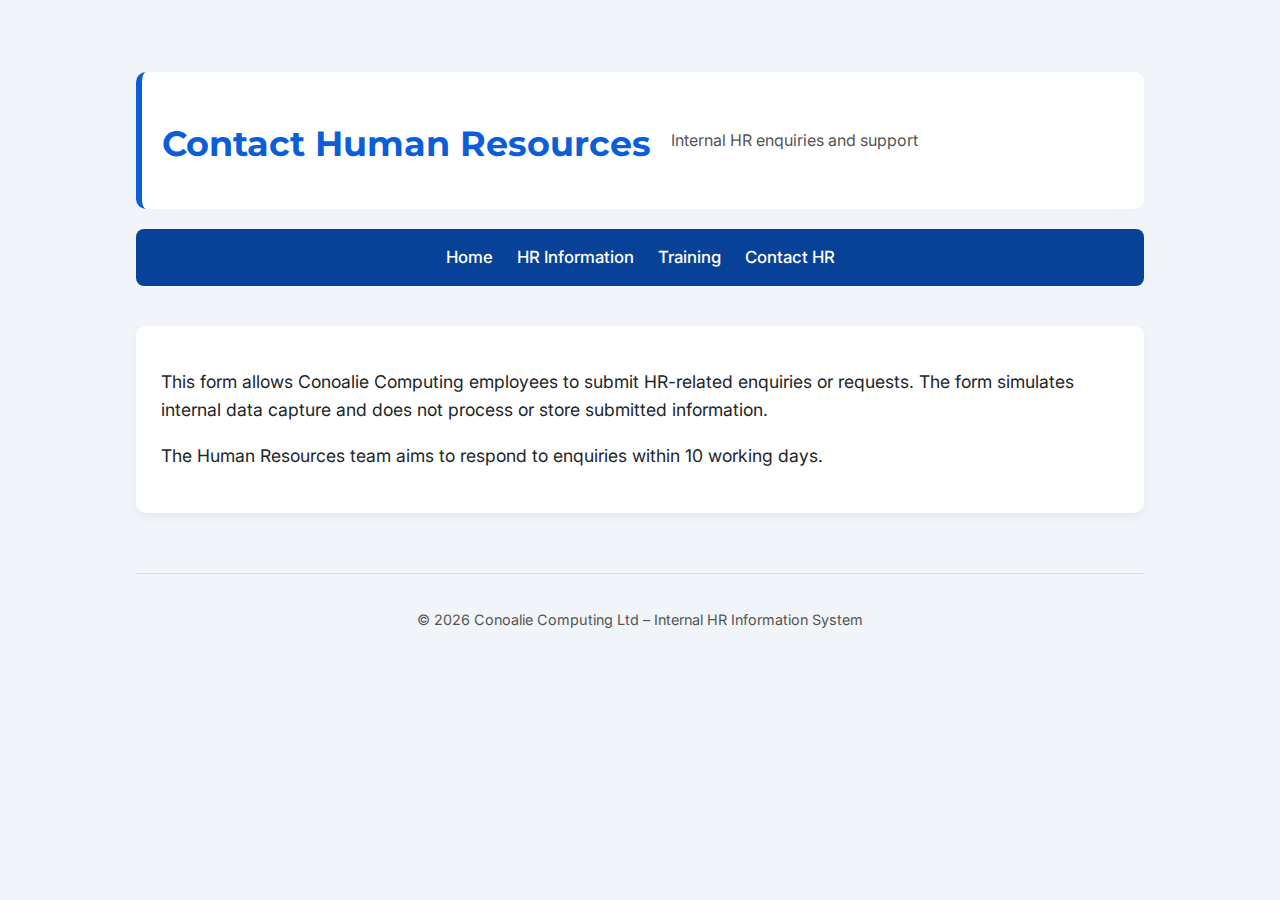
<file: contact.html>
<!DOCTYPE html>
<html lang="en">

<head>
    <title>CC HRIS – Contact Human Resources</title>

    <meta charset="UTF-8">
    <meta name="viewport" content="width=device-width, initial-scale=1.0">

    <!--Google Fonts-->
    <link href="https://fonts.googleapis.com/css2?family=Inter:wght@300;400;600&display=swap" rel="stylesheet">
    <link href="https://fonts.googleapis.com/css2?family=Montserrat:wght@500;700&display=swap" rel="stylesheet">

    <!--CSS Link-->
    <link rel="stylesheet" href="css/style.css">
</head>

<body>

    <!--Header-->
    <header class="site-header">
        <h1>Contact Human Resources</h1>
        <p class="subtitle">Internal HR enquiries and support</p>
    </header>

    <!--Navigation-->
    <nav class="navbar">
        <ul>
            <li><a href="index.html">Home</a></li>
            <li><a href="info.html">HR Information</a></li>
            <li><a href="training.html">Training</a></li>
            <li><a href="contact.html">Contact HR</a></li>
        </ul>
    </nav>

    <main>

        <section class="system-intro">
            <p>
                This form allows Conoalie Computing employees to submit HR-related
                enquiries or requests. The form simulates internal data capture and
                does not process or store submitted information.
            </p>

            <p>
                The Human Resources team aims to respond to enquiries within
                10 working days.
            </p>
        </section>

        <!--Contact Form To Be Added-->

    </main>

    <!--Footer-->
    <footer>
        <p>© 2026 Conoalie Computing Ltd – Internal HR Information System</p>
    </footer>

</body>

</html>
</file>
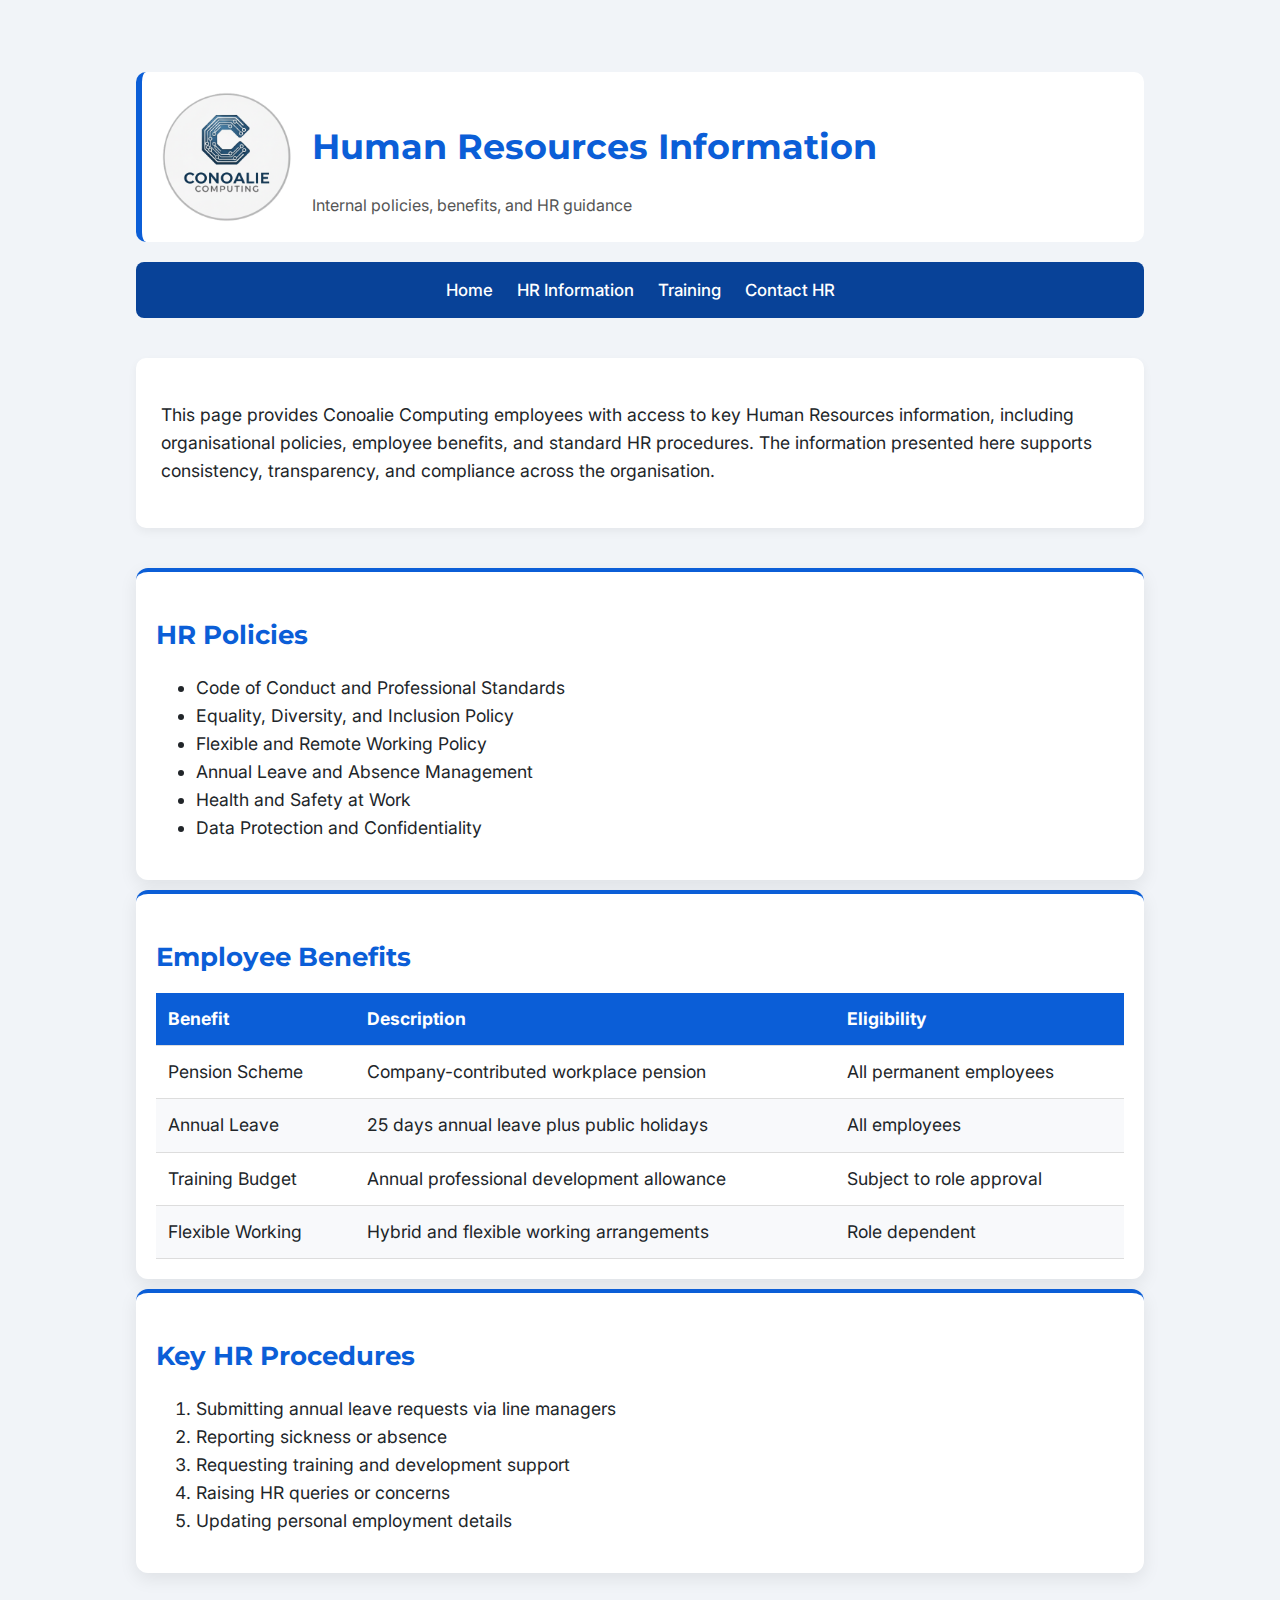
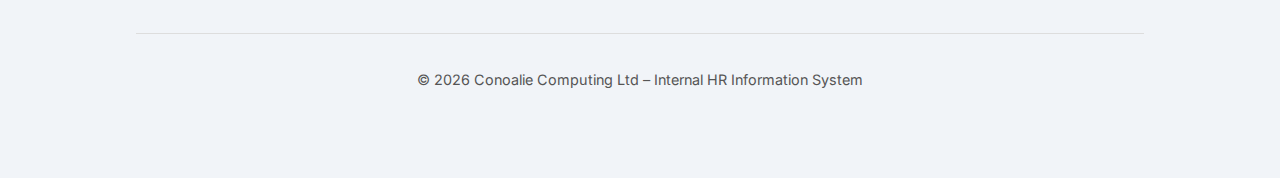
<file: info.html>
<!DOCTYPE html>
<html lang="en">

<head>
    <title>CC HRIS – HR Information</title>

    <meta charset="UTF-8">
    <meta name="viewport" content="width=device-width, initial-scale=1.0">

    <!--Google Fonts-->
    <link href="https://fonts.googleapis.com/css2?family=Inter:wght@300;400;600&display=swap" rel="stylesheet">
    <link href="https://fonts.googleapis.com/css2?family=Montserrat:wght@500;700&display=swap" rel="stylesheet">

    <!--CSS Link-->
    <link rel="stylesheet" href="css/style.css">
</head>

<body>

    <!--Header-->
    <header class="site-header">
        <img src="assets/logo.png" alt="Conoalie Computing logo" class="logo">
        <div>
            <h1>Human Resources Information</h1>
            <p class="subtitle">Internal policies, benefits, and HR guidance</p>
        </div>
    </header>

    <!--Navigation-->
    <nav class="navbar">
        <ul>
            <li><a href="index.html">Home</a></li>
            <li><a href="info.html">HR Information</a></li>
            <li><a href="training.html">Training</a></li>
            <li><a href="contact.html">Contact HR</a></li>
        </ul>
    </nav>

    <main>

        <!--Page Overview-->
        <section class="system-intro">
            <p>
                This page provides Conoalie Computing employees with access to key Human
                Resources information, including organisational policies, employee
                benefits, and standard HR procedures. The information presented here
                supports consistency, transparency, and compliance across the
                organisation.
            </p>
        </section>

        <!--HR Policies-->
            <section class="card">
                <h2>HR Policies</h2>
                <ul>
                    <li>Code of Conduct and Professional Standards</li>
                    <li>Equality, Diversity, and Inclusion Policy</li>
                    <li>Flexible and Remote Working Policy</li>
                    <li>Annual Leave and Absence Management</li>
                    <li>Health and Safety at Work</li>
                    <li>Data Protection and Confidentiality</li>
                </ul>
            </section>

            <!--Employee Benefits-->
            <section class="card">
                <h2>Employee Benefits</h2>

                <table class="info-table">
                    <thead>
                        <tr>
                            <th>Benefit</th>
                            <th>Description</th>
                            <th>Eligibility</th>
                        </tr>
                    </thead>
                    <tbody>
                        <tr>
                            <td>Pension Scheme</td>
                            <td>Company-contributed workplace pension</td>
                            <td>All permanent employees</td>
                        </tr>
                        <tr>
                            <td>Annual Leave</td>
                            <td>25 days annual leave plus public holidays</td>
                            <td>All employees</td>
                        </tr>
                        <tr>
                            <td>Training Budget</td>
                            <td>Annual professional development allowance</td>
                            <td>Subject to role approval</td>
                        </tr>
                        <tr>
                            <td>Flexible Working</td>
                            <td>Hybrid and flexible working arrangements</td>
                            <td>Role dependent</td>
                        </tr>
                    </tbody>
                </table>
            </section>

            <!--HR Procedures-->
            <section class="card">
                <h2>Key HR Procedures</h2>
                <ol>
                    <li>Submitting annual leave requests via line managers</li>
                    <li>Reporting sickness or absence</li>
                    <li>Requesting training and development support</li>
                    <li>Raising HR queries or concerns</li>
                    <li>Updating personal employment details</li>
                </ol>
            </section>
    </main>

    <!--Footer-->
    <footer>
        <p>© 2026 Conoalie Computing Ltd – Internal HR Information System</p>
    </footer>

</body>

</html>
</file>
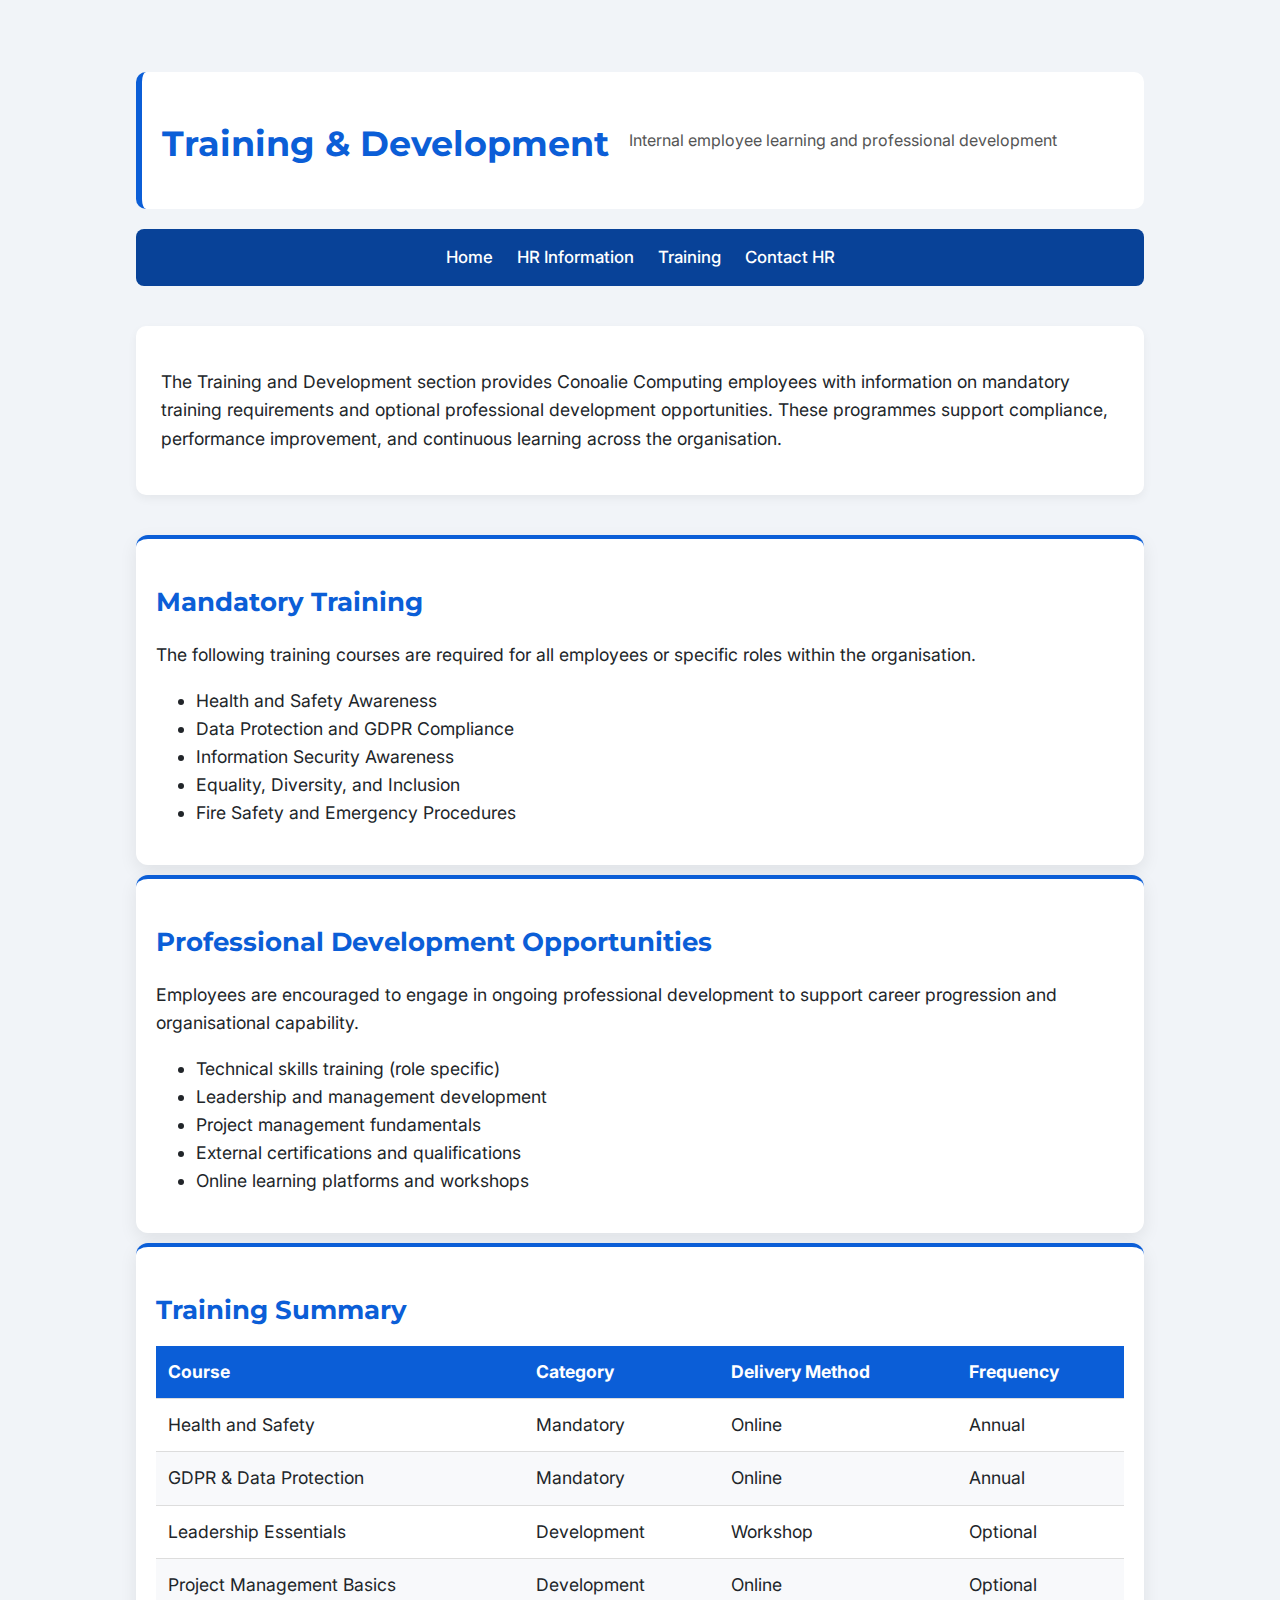
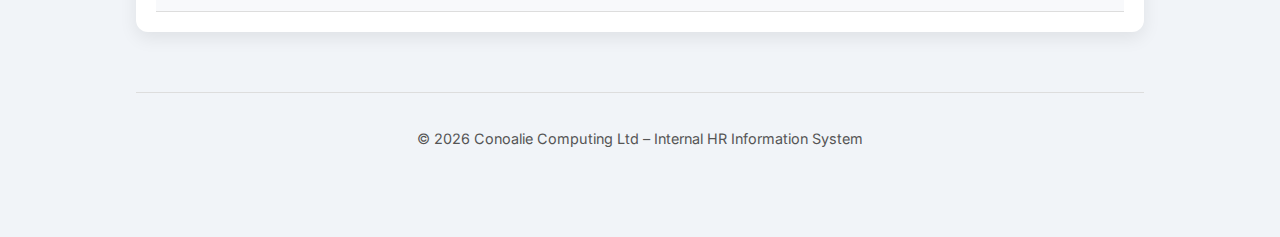
<file: training.html>
<!DOCTYPE html>
<html lang="en">

<head>
    <title>CC HRIS – Training & Development</title>

    <meta charset="UTF-8">
    <meta name="viewport" content="width=device-width, initial-scale=1.0">

    <!--Google Fonts-->
    <link href="https://fonts.googleapis.com/css2?family=Inter:wght@300;400;600&display=swap" rel="stylesheet">
    <link href="https://fonts.googleapis.com/css2?family=Montserrat:wght@500;700&display=swap" rel="stylesheet">

    <!--CSS Link-->
    <link rel="stylesheet" href="css/style.css">
</head>

<body>

    <!--Header-->
    <header class="site-header">
        <h1>Training & Development</h1>
        <p class="subtitle">Internal employee learning and professional development</p>
    </header>

    <!--Navigation-->
    <nav class="navbar">
        <ul>
            <li><a href="index.html">Home</a></li>
            <li><a href="info.html">HR Information</a></li>
            <li><a href="training.html">Training</a></li>
            <li><a href="contact.html">Contact HR</a></li>
        </ul>
    </nav>

    <main>

        <!--Page Overview-->
        <section class="system-intro">
            <p>
                The Training and Development section provides Conoalie Computing employees
                with information on mandatory training requirements and optional
                professional development opportunities. These programmes support
                compliance, performance improvement, and continuous learning across the
                organisation.
            </p>
        </section>

        <!--Mandatory Training-->
        <section class="card">
            <h2>Mandatory Training</h2>
            <p>
                The following training courses are required for all employees or specific
                roles within the organisation.
            </p>

            <ul>
                <li>Health and Safety Awareness</li>
                <li>Data Protection and GDPR Compliance</li>
                <li>Information Security Awareness</li>
                <li>Equality, Diversity, and Inclusion</li>
                <li>Fire Safety and Emergency Procedures</li>
            </ul>
        </section>

        <!--Professional Development-->
        <section class="card">
            <h2>Professional Development Opportunities</h2>
            <p>
                Employees are encouraged to engage in ongoing professional development
                to support career progression and organisational capability.
            </p>

            <ul>
                <li>Technical skills training (role specific)</li>
                <li>Leadership and management development</li>
                <li>Project management fundamentals</li>
                <li>External certifications and qualifications</li>
                <li>Online learning platforms and workshops</li>
            </ul>
        </section>

        <!--Training Summary Table-->
        <section class="card">
            <h2>Training Summary</h2>

            <table class="info-table">
                <thead>
                    <tr>
                        <th>Course</th>
                        <th>Category</th>
                        <th>Delivery Method</th>
                        <th>Frequency</th>
                    </tr>
                </thead>
                <tbody>
                    <tr>
                        <td>Health and Safety</td>
                        <td>Mandatory</td>
                        <td>Online</td>
                        <td>Annual</td>
                    </tr>
                    <tr>
                        <td>GDPR & Data Protection</td>
                        <td>Mandatory</td>
                        <td>Online</td>
                        <td>Annual</td>
                    </tr>
                    <tr>
                        <td>Leadership Essentials</td>
                        <td>Development</td>
                        <td>Workshop</td>
                        <td>Optional</td>
                    </tr>
                    <tr>
                        <td>Project Management Basics</td>
                        <td>Development</td>
                        <td>Online</td>
                        <td>Optional</td>
                    </tr>
                </tbody>
            </table>
        </section>

    </main>

    <!--Footer-->
    <footer>
        <p>© 2026 Conoalie Computing Ltd – Internal HR Information System</p>
    </footer>

</body>

</html>
</file>
<file: css/style.css>
/* GLOBAL STYLING */
:root {
    --primary-blue: #0b5ed7;
    --dark-blue: #084298;
    --light-grey: #f1f4f8;
    --medium-grey: #6c757d;
    --dark-grey: #212529;
}

body {
    padding: 5% 10%;
    font-size: 1.1rem;
    line-height: 1.6;
    color: var(--dark-grey);
    background-color: var(--light-grey);
    font-family: "Inter", sans-serif;
}

h1,
h2,
h3 {
    margin-bottom: 0.5em;
    color: var(--primary-blue);
    font-family: "Montserrat", sans-serif;
}

a {
    color: var(--primary-blue);
}

/* NAVIGATION BAR */
.navbar {
    background-color: var(--dark-blue);
    padding: 14px 24px;
    border-radius: 8px;
    margin-bottom: 40px;
}

.navbar ul {
    list-style: none;
    margin: 0;
    padding: 0;
    display: flex;
    gap: 24px;
    justify-content: center;
}

.navbar a {
    color: white;
    text-decoration: none;
    font-size: 1.05rem;
    font-weight: 500;
}

.navbar a:hover {
    opacity: 0.85;
    text-decoration: underline;
}

/* HEADER */
.site-header {
    display: flex;
    align-items: center;
    gap: 20px;
    margin-bottom: 20px;
    background-color: white;
    padding: 20px;
    border-radius: 10px;
    border-left: 6px solid var(--primary-blue);
}

/* Subtitle */
.subtitle {
    margin: 0;
    font-size: 1rem;
    color: #555;
}

.logo {
    width: 130px;
}

/* SYSTEM INTRO */
.system-intro {
    background: white;
    padding: 25px;
    border-radius: 10px;
    margin-bottom: 40px;
    box-shadow: 0 4px 10px rgba(0, 0, 0, 0.05);
}

/* SYSTEM SECTIONS */
.system-sections {
    display: flex;
    gap: 24px;
}

.card {
    background: white;
    padding: 20px;
    border-radius: 12px;
    flex: 1;
    box-shadow: 0 6px 18px rgba(0, 0, 0, 0.08);
    border-top: 4px solid var(--primary-blue);
    margin-bottom: 10px;
}

.card a {
    display: inline-block;
    margin-top: 12px;
    color: #0077ff;
    font-weight: 600;
    text-decoration: none;
}

.card a:hover {
    text-decoration: underline;
}

.card img {
    width: 100%;
    border-radius: 6px;
    margin-bottom: 15px;
}

/* ------------------------------
FORM LAYOUT
--------------------------------*/
.stacked {
    width: 50%;
    background: white;
    padding: 20px;
    border-radius: 8px;
    box-shadow: 0 2px 8px rgba(0, 0, 0, 0.08);
}

.stacked .field {
    display: flex;
    align-items: center;
    margin-bottom: 12px;
}

.stacked label {
    width: 120px;
    font-weight: 600;
}

input,
textarea,
button {
    font-size: inherit;
    font-family: inherit;
}

/* Inputs */
.stacked input,
.stacked textarea {
    flex: 1;
    padding: 8px 10px;
    border: 1px solid #ccc;
    border-radius: 6px;
    transition: border-color 0.2s ease, box-shadow 0.2s ease;
}

.stacked input:focus,
.stacked textarea:focus {
    border-color: #0077ff;
    box-shadow: 0 0 4px rgba(0, 119, 255, 0.3);
    outline: none;
}

/* Textarea */
.stacked textarea {
    resize: none;
}

/* Submit Button */
.stacked button {
    display: block;
    margin: 20px auto 0 auto;
    padding: 10px 20px;
    background-color: #0077ff;
    color: white;
    border: none;
    border-radius: 6px;
    cursor: pointer;
    font-weight: 600;
    transition: background-color 0.2s ease;
}

.stacked button:hover {
    background-color: #005fcc;
}

/* USERS SECTION */
.users ul {
    padding-left: 20px;
}

/* TABLE STYLING */
.info-table {
    width: 100%;
    border-collapse: collapse;
    margin-top: 15px;
}

.info-table th,
.info-table td {
    padding: 12px;
    text-align: left;
    border-bottom: 1px solid #ddd;
}

.info-table th {
    background-color: var(--primary-blue);
    color: white;
}

.info-table tr:nth-child(even) {
    background-color: #f8f9fb;
}

/* FOOTER */
footer {
    margin-top: 60px;
    padding-top: 20px;
    border-top: 1px solid #ddd;
    font-size: 0.9rem;
    color: #555;
    text-align: center;
}

/* RESPONSIVE */
@media (max-width: 900px) {
    .system-sections {
        flex-direction: column;
    }
}
</file>
